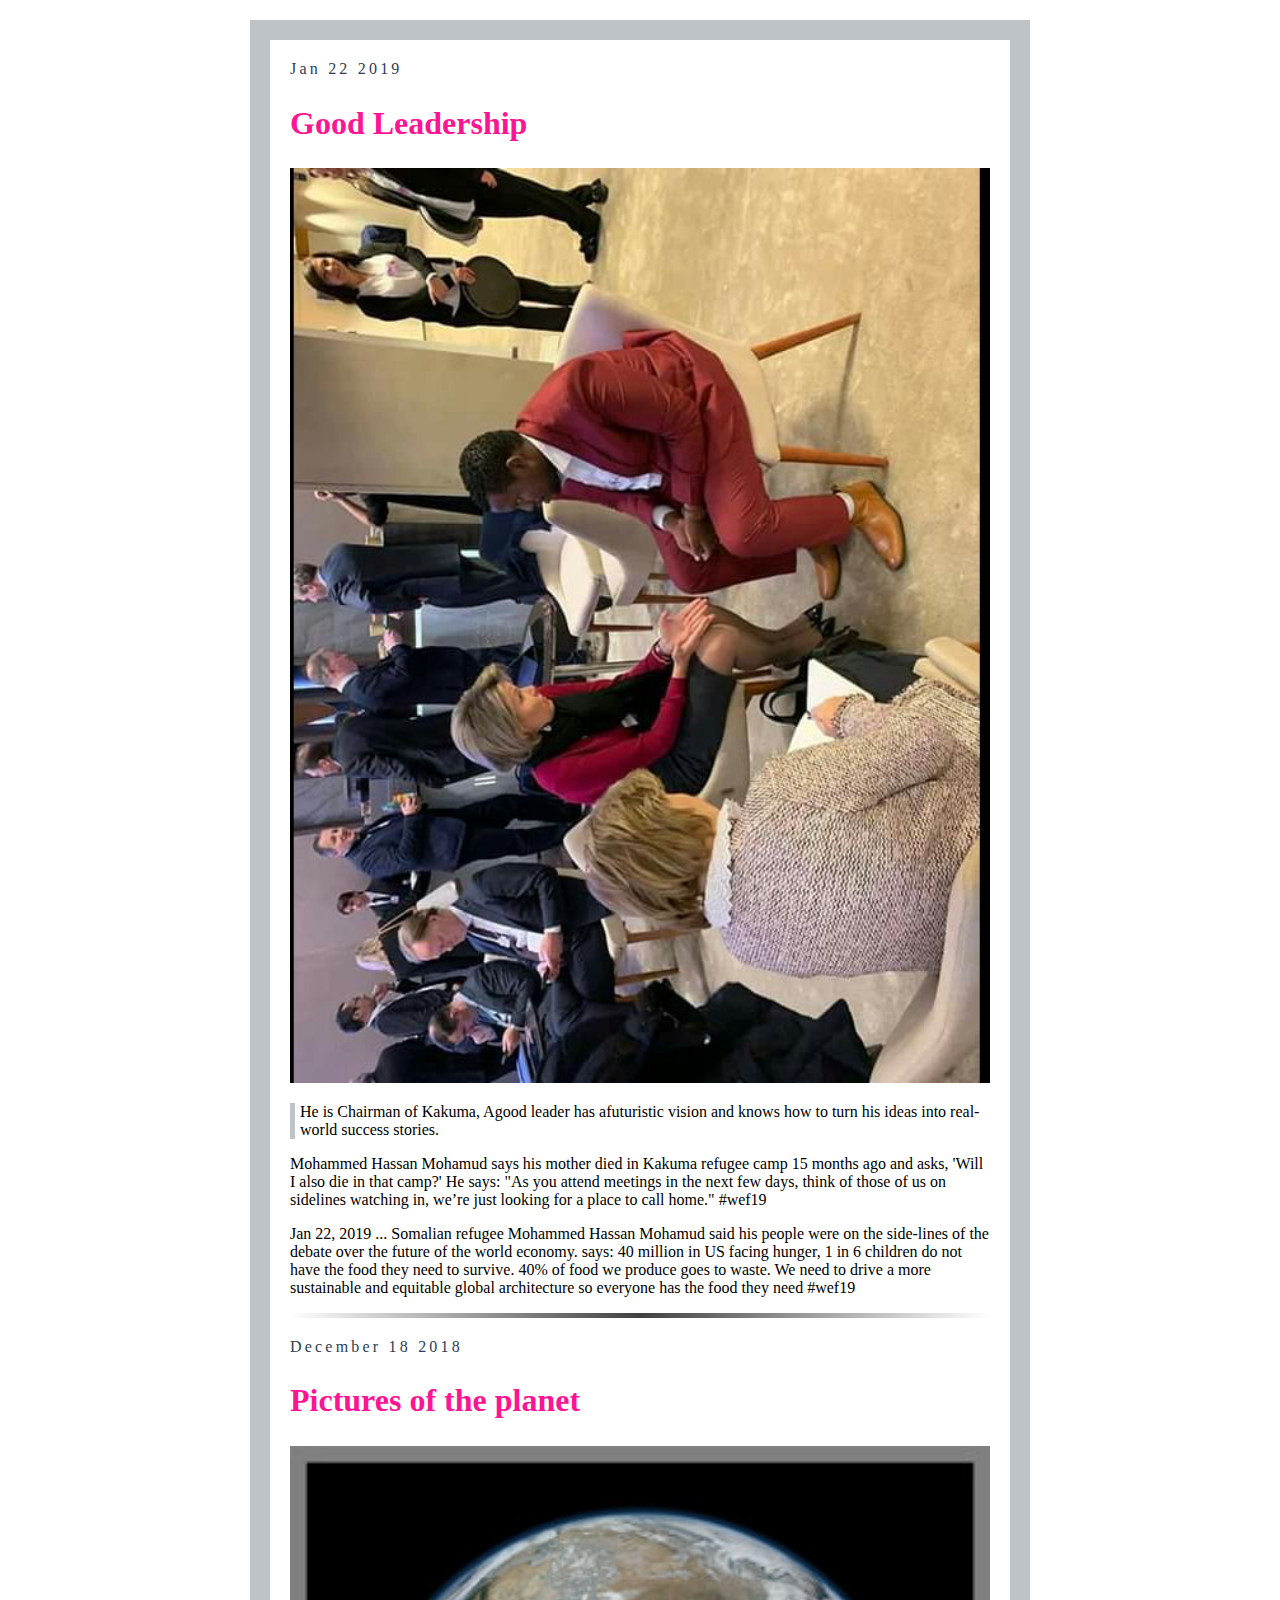
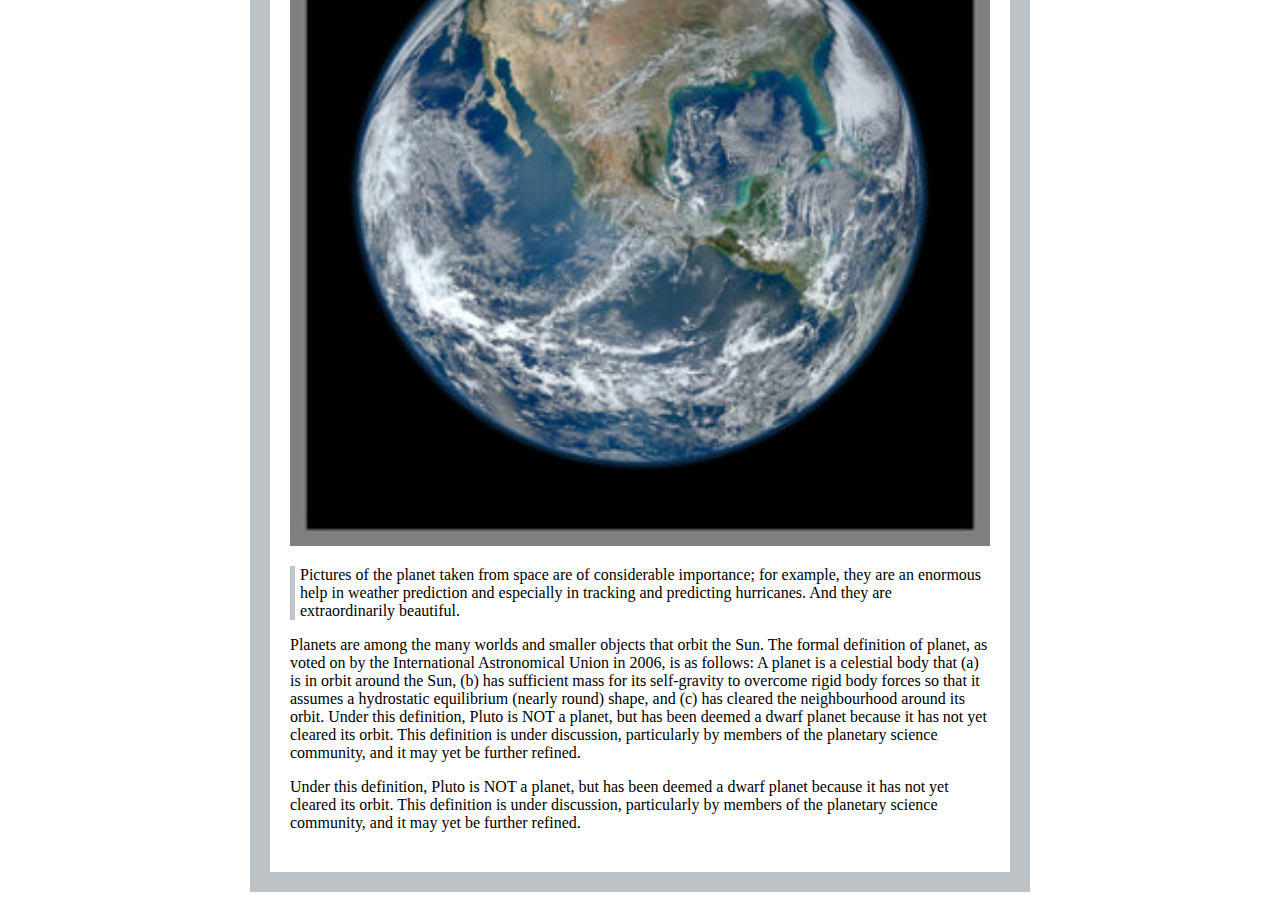
<file: simple-css-blog-master/index.html>
<!DOCTYPE html>
<html>
  <head>
    <link rel="stylesheet" href="stylesheets/main.css">
  </head>
  <body>
        <div class="post">
            <div class="date">Jan  22  2019</div>
            <h2>Good Leadership</h2>
            <div class="imgContainer">
                    <img src="stylesheets/images/mohamed%20hassan%20(4).jpg" class="img" />
                </div>
            <p class="quote">
                He is Chairman of Kakuma,  Agood leader has  afuturistic vision and knows how to turn his ideas into real-world success stories.
            </p>
            <p>
            

Mohammed Hassan Mohamud says his mother died in Kakuma refugee camp 15 months ago and asks, 'Will I also die in that camp?' He says: "As you attend meetings in the next few days, think of those of us on sidelines watching in, we’re just looking for a place to call home." #wef19
            
            
            </p>  <p>
            Jan 22, 2019 ... Somalian refugee Mohammed Hassan Mohamud said his people were on the side-lines of the debate over the future of the world economy.
                says: 40 million in US facing hunger, 1 in 6 children do not have the food they need to survive. 40% of food we produce goes to waste. We need to drive a more sustainable and equitable global architecture so everyone has the food they need #wef19
            
            </p>
            <hr>
        </div>
    
    
        <div class="post">
            <div class="date">December 18 2018</div>
    
            <h2>Pictures of the planet</h2>
            <div class="imgContainer">
                <img src="stylesheets/images/earth.jpg" class="img" />
            </div>
            <p class="quote">
                   Pictures of the planet taken from space are of considerable importance; for example, they are an enormous help in weather prediction and especially in tracking and predicting hurricanes. And they are extraordinarily beautiful.
            </p>
    
            <p>Planets are among the many worlds and smaller objects that orbit the Sun. The formal definition of planet, as voted on by the International Astronomical Union in 2006, is as follows:

A planet is a celestial body that
(a) is in orbit around the Sun,
(b) has sufficient mass for its self-gravity to overcome rigid body forces so that it assumes a hydrostatic equilibrium (nearly round) shape, and
(c) has cleared the neighbourhood around its orbit.

Under this definition, Pluto is NOT a planet, but has been deemed a dwarf planet because it has not yet cleared its orbit. This definition is under discussion, particularly by members of the planetary science community, and it may yet be further refined.
                      
            </p>
            <p>Under this definition, Pluto is NOT a planet, but has been deemed a dwarf planet because it has not yet cleared its orbit. This definition is under discussion, particularly by members of the planetary science community, and it may yet be further refined.
                    
            </p>
    
        </div>
    
    </body>
</html>
</file>
<file: simple-css-blog-master/stylesheets/main.css>
body {
	border: #bdc3c7 solid 20px;
	padding: 20px;
	max-width:700px;
	width: 80;
	margin: 20px auto;
	font-family: 'Source Sans Pro';
}

.quote {
	border-left: solid 5px #bdc3c7;
	padding-left: 5px;
}

.date{
   text-transform: capitalize;
   color:#2c3e54;
   letter-spacing: 0.2rem;
}

.img-container {
    width: 100%;
    height:0;
    padding-bottom:56%;
    position:relative;
}

.img {
    width:100%;
    height:100%;
    position: relative;
}

h2{
	color: deeppink;
	font-size: 2.0rem;
}

hr {
    border: 0;
    height: 5px;
    background-image: linear-gradient(to right, rgba(0, 0, 0, 0), rgba(0, 0, 0, 0.75), rgba(0, 0, 0, 0));
}
.post {
	margin-bottom: 20px;
}
</file>
